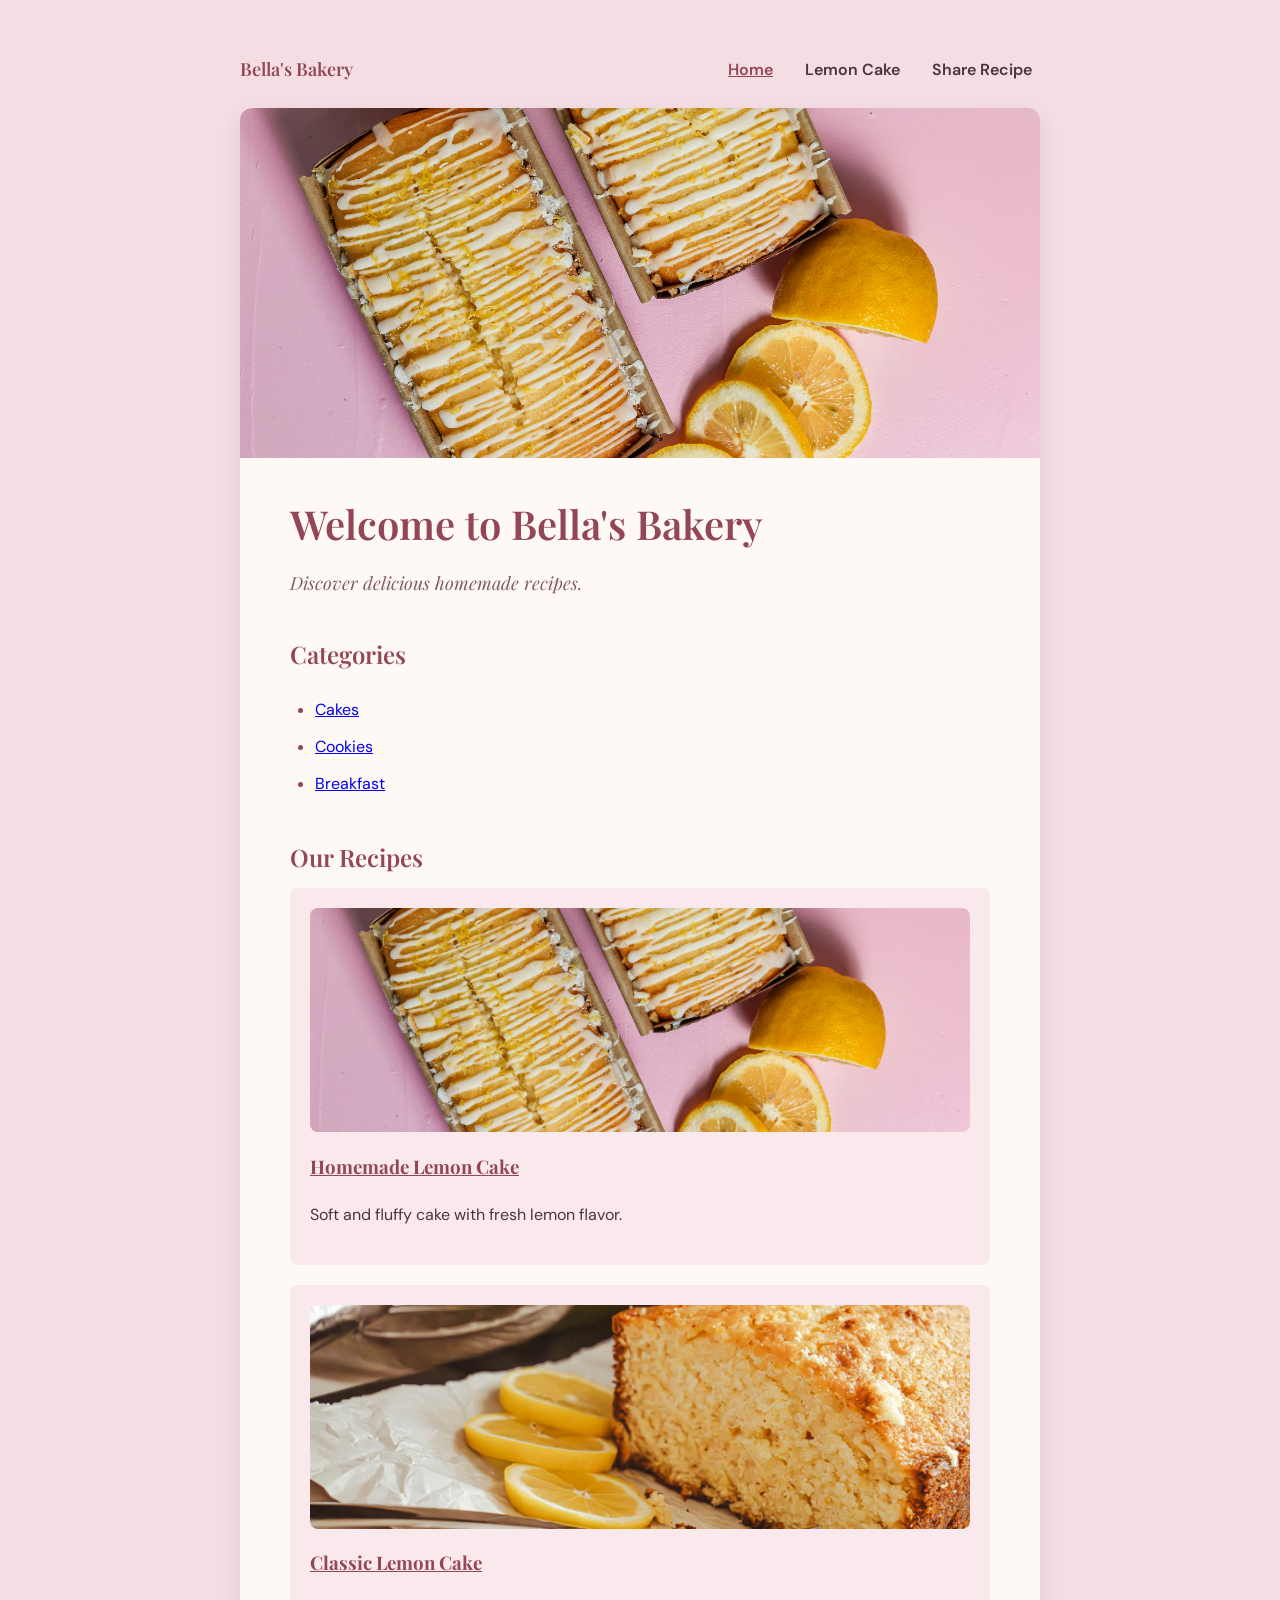
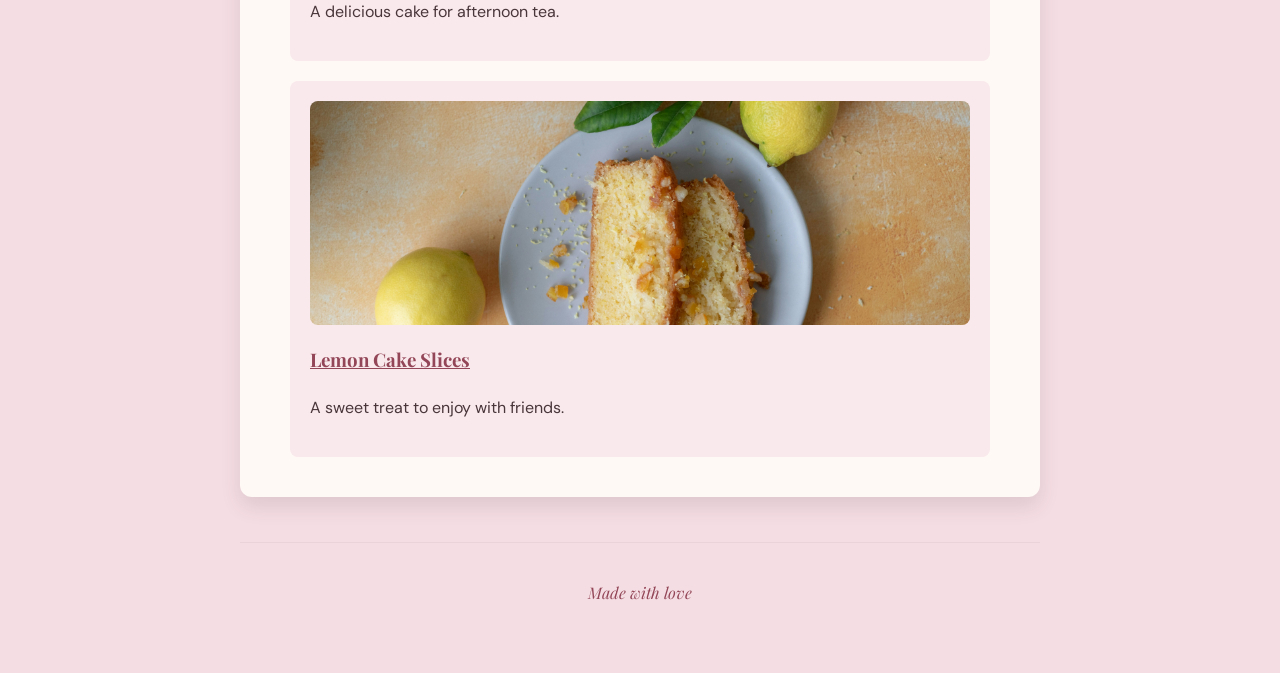
<file: index.html>
<!doctype html>
<html lang="en">
  <head>
    <meta charset="UTF-8" />
    <meta name="viewport" content="width=device-width, initial-scale=1.0" />
    <title>Home | Bella's Bakery</title>
    <link rel="stylesheet" href="style.css" />
  </head>

  <body>
    <header>
      <p>Bella's Bakery</p>

      <nav aria-label="Main navigation">
        <a href="index.html" aria-current="page">Home</a>
        <a href="lemon-cake.html">Lemon Cake</a>
        <a href="#">Share Recipe</a>
      </nav>
    </header>

    <main class="recipe-card">
      <!-- Main image on the homepage -->
      <img
        src="images/lemon-cake-main.jpg"
        alt="Homemade lemon cake with fresh lemon slices"
        class="hero-image"
      />

      <div class="recipe-content">
        <!-- Homepage introduction -->
        <h1>Welcome to Bella's Bakery</h1>
        <p class="subtitle">Discover delicious homemade recipes.</p>

        <!-- Recipe categories -->
        <section>
          <h2>Categories</h2>
          <ul>
            <li><a href="#">Cakes</a></li>
            <li><a href="#">Cookies</a></li>
            <li><a href="#">Breakfast</a></li>
          </ul>
        </section>

        <!-- Recipe cards -->
        <section>
          <h2>Our Recipes</h2>

          <div class="recipe-gallery">
            <!-- First recipe card -->
            <article>
              <a href="lemon-cake.html">
                <img
                  src="images/lemon-cake-main.jpg"
                  alt="Homemade lemon cake with lemon slices"
                />
                <h3>Homemade Lemon Cake</h3>
              </a>
              <p>Soft and fluffy cake with fresh lemon flavor.</p>
            </article>

            <!-- Second recipe card -->
            <article>
              <a href="lemon-cake.html">
                <img
                  src="images/lemon-cake-1.jpg"
                  alt="Golden lemon cake with lemon slices"
                />
                <h3>Classic Lemon Cake</h3>
              </a>
              <p>A delicious cake for afternoon tea.</p>
            </article>

            <!-- Third recipe card -->
            <article>
              <a href="lemon-cake.html">
                <img
                  src="images/lemon-cake-2.jpg"
                  alt="Slices of lemon cake on a blue plate"
                />
                <h3>Lemon Cake Slices</h3>
              </a>
              <p>A sweet treat to enjoy with friends.</p>
            </article>
          </div>
        </section>
      </div>
    </main>

    <footer>
      <p>Made with love</p>
    </footer>
  </body>
</html>
</file>
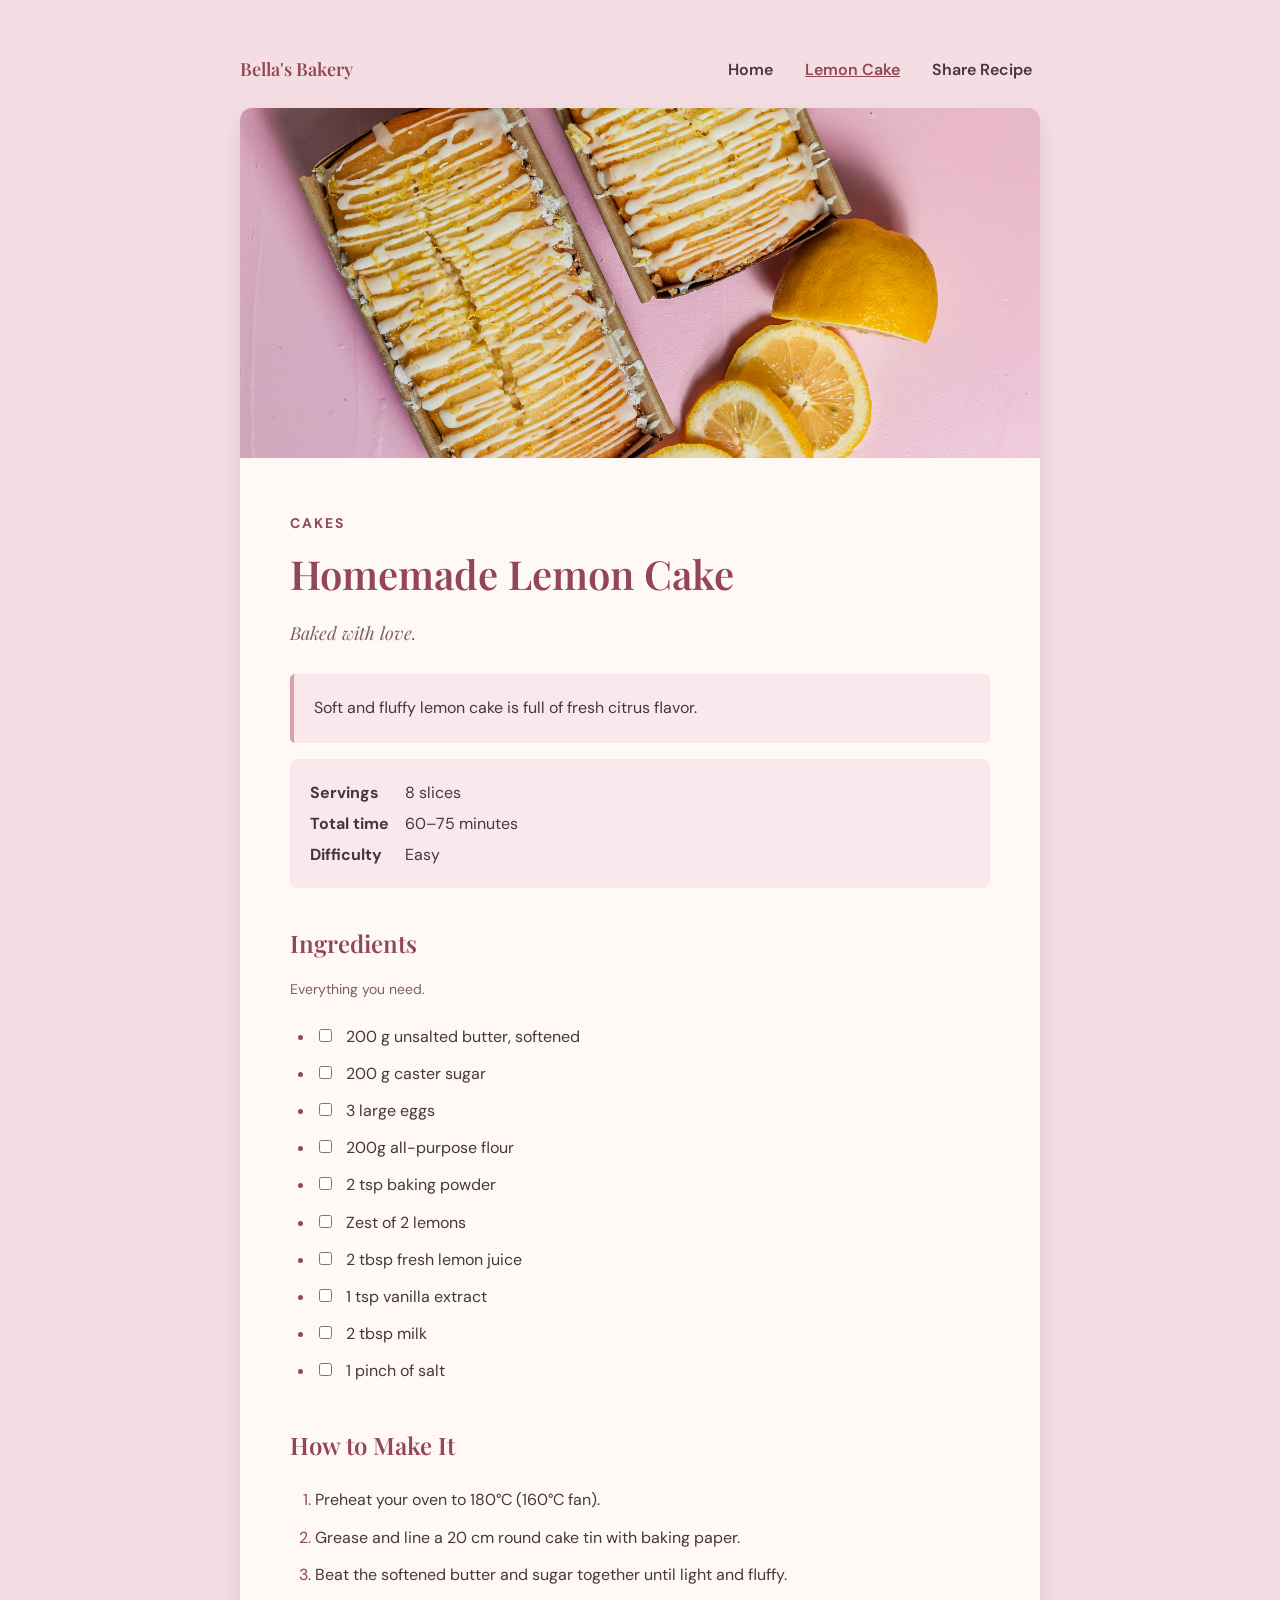
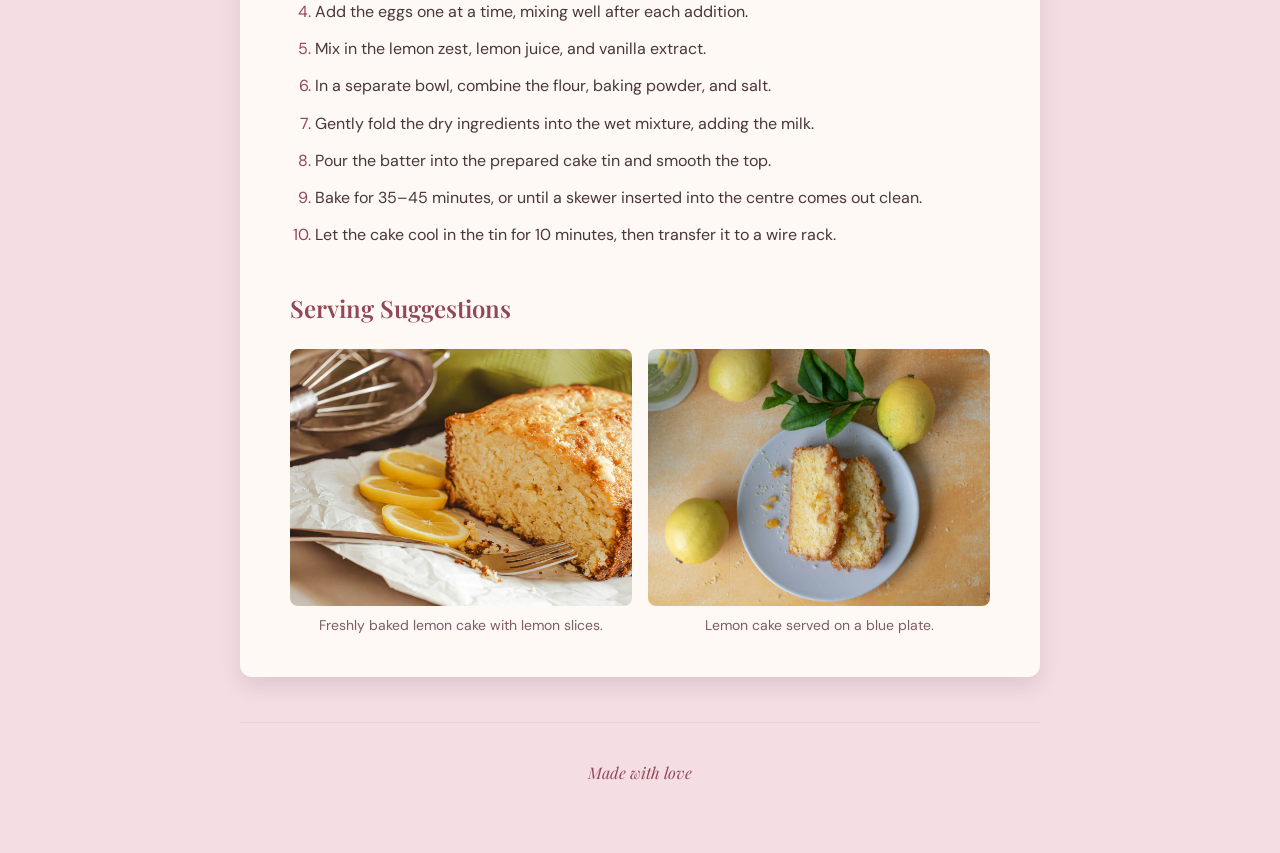
<file: lemon-cake.html>
<!doctype html>
<html lang="en">
  <head>
    <meta charset="UTF-8" />

    <!-- Makes the page work on different screen sizes -->
    <meta name="viewport" content="width=device-width, initial-scale=1.0" />

    <!-- Title shown in the browser tab -->
    <title>Homemade Lemon Cake | Bella's Bakery</title>

    <!-- Connects the HTML file to the CSS file -->
    <link rel="stylesheet" href="style.css" />
  </head>

  <body>
    <!-- I added a header for my bakery name -->
    <header>
      <p>Bella's Bakery</p>

      <nav aria-label="Main navigation">
        <a href="index.html">Home</a>
        <a href="lemon-cake.html" aria-current="page">Lemon Cake</a>
        <a href="#">Share Recipe</a>
      </nav>
    </header>
    <!-- Main container for the recipe -->
    <main class="recipe-card">
      <!-- I added article to group my whole recipe together -->
      <article>
        <!-- Main image at the top of the page -->
        <img
          src="images/lemon-cake-main.jpg"
          alt="Slices of lemon with lemon cake"
          class="hero-image"
        />

        <!-- Container for all recipe text and sections -->
        <div class="recipe-content">
          <!-- Recipe category -->
          <p class="category">Cakes</p>

          <!-- Recipe heading -->
          <h1>Homemade Lemon Cake</h1>

          <!-- Short subtitle -->
          <p class="subtitle">Baked with love.</p>

          <!-- I changed div to p because this is just a paragraph -->
          <p class="intro">
            Soft and fluffy lemon cake is full of fresh citrus flavor.
          </p>
          <!-- I added dl, dt and dd to show the servings, time and difficulty -->
          <dl class="recipe-info">
            <dt>Servings</dt>
            <dd>8 slices</dd>

            <dt>Total time</dt>
            <dd>60–75 minutes</dd>

            <dt>Difficulty</dt>
            <dd>Easy</dd>
          </dl>
          <!-- Ingredients section -->
          <section>
            <h2>Ingredients</h2>

            <!-- Small text below the heading -->
            <p class="section-description">Everything you need.</p>

            <!-- I added checkboxes and labels so people can tick off the ingredients -->

            <ul>
              <li>
                <label>
                  <input type="checkbox" />
                  200 g unsalted butter, softened
                </label>
              </li>

              <li>
                <label>
                  <input type="checkbox" />
                  200 g caster sugar
                </label>
              </li>

              <li>
                <label>
                  <input type="checkbox" />
                  3 large eggs
                </label>
              </li>

              <li>
                <label>
                  <input type="checkbox" />
                  200g all-purpose flour
                </label>
              </li>

              <li>
                <label>
                  <input type="checkbox" />
                  2 tsp baking powder
                </label>
              </li>

              <li>
                <label>
                  <input type="checkbox" />
                  Zest of 2 lemons
                </label>
              </li>

              <li>
                <label>
                  <input type="checkbox" />
                  2 tbsp fresh lemon juice
                </label>
              </li>

              <li>
                <label>
                  <input type="checkbox" />
                  1 tsp vanilla extract
                </label>
              </li>

              <li>
                <label>
                  <input type="checkbox" />
                  2 tbsp milk
                </label>
              </li>

              <li>
                <label>
                  <input type="checkbox" />
                  1 pinch of salt
                </label>
              </li>
            </ul>
          </section>

          <!-- Baking instructions -->
          <section>
            <h2>How to Make It</h2>

            <!-- I kept ol because the baking steps need to be in order -->
            <ol>
              <li>Preheat your oven to 180°C (160°C fan).</li>
              <li>Grease and line a 20 cm round cake tin with baking paper.</li>
              <li>
                Beat the softened butter and sugar together until light and
                fluffy.
              </li>
              <li>
                Add the eggs one at a time, mixing well after each addition.
              </li>
              <li>Mix in the lemon zest, lemon juice, and vanilla extract.</li>
              <li>
                In a separate bowl, combine the flour, baking powder, and salt.
              </li>
              <li>
                Gently fold the dry ingredients into the wet mixture, adding the
                milk.
              </li>
              <li>
                Pour the batter into the prepared cake tin and smooth the top.
              </li>
              <li>
                Bake for 35–45 minutes, or until a skewer inserted into the
                centre comes out clean.
              </li>
              <li>
                Let the cake cool in the tin for 10 minutes, then transfer it to
                a wire rack.
              </li>
            </ol>
          </section>
          <section>
            <h2>Serving Suggestions</h2>

            <!-- Container for the two bottom images -->
            <div class="image-gallery">
              <!-- First gallery image -->
              <!-- I added figure and figcaption to give the image a caption -->
              <figure>
                <img
                  src="images/lemon-cake-1.jpg"
                  alt="Golden lemon cake with lemon slices and a fork beside it"
                />
                <figcaption>
                  Freshly baked lemon cake with lemon slices.
                </figcaption>
              </figure>

              <!-- I also added figure and figcaption for my second image -->
              <figure>
                <img
                  src="images/lemon-cake-2.jpg"
                  alt="Slices of lemon cake on a blue plate"
                />
                <figcaption>Lemon cake served on a blue plate.</figcaption>
              </figure>
            </div>
          </section>
        </div>
      </article>
    </main>

    <!-- I moved the footer outside main because it belongs to the whole website -->
    <footer>
      <p>Made with love</p>
    </footer>
  </body>
</html>
</file>
<file: style.css>
/* Bella's Bakery - Lemon Cake Website */

/* I imported fonts from Google Fonts */
@import url("https://fonts.googleapis.com/css2?family=DM+Sans:wght@400;500;600;700&family=Playfair+Display:wght@400;500;600;700&display=swap");

/* Makes padding and borders part of the element's width */
*,
*::before,
*::after {
  box-sizing: border-box;
}

/* Removes the browser's default space around the page */
body {
  margin: 0;
}

/* Makes images fit inside their containers */
img {
  display: block;
  max-width: 100%;
}

/* I added variables to keep my colors, fonts and spacing in one place */
:root {
  --color-background: #f4dde3;
  --color-card: #fff9f5;
  --color-text: #49363b;
  --color-heading: #934657;
  --color-accent: #934657;
  --color-checked: #665056;
  --color-muted: #7e5c66;
  --color-intro: #f9e9ec;
  --color-border: #d9a0ae;
  --color-footer-border: #ead4d9;
  --color-focus: #713047;

  /* I use this color for the shadow around my recipe card */
  --color-shadow: rgba(73, 54, 59, 0.12);

  --font-body: "DM Sans", sans-serif;
  --font-heading: "Playfair Display", serif;

  --space-small: 0.75rem;
  --space-medium: 1.25rem;
  --space-large: 2.5rem;

  --radius-small: 0.5rem;
  --radius-large: 0.75rem;
}

/* I used my variables for the page colors and fonts */
body {
  padding: 3.125rem 1.25rem;
  background-color: var(--color-background);
  color: var(--color-text);
  font-family: var(--font-body);
  font-size: 1rem;
  line-height: 1.7;
}

/* I styled the header and navigation */
body > header {
  max-width: 50rem;
  margin: 0 auto var(--space-medium);
  display: flex;
  justify-content: space-between;
  align-items: center;
  flex-wrap: wrap;
  gap: 1rem;
}

body > header p {
  margin: 0;
  font-family: var(--font-heading);
  font-size: 1.125rem;
  font-weight: 600;
  color: var(--color-heading);
}
/* I changed my navigation CSS by putting the link styles inside nav.
   I used & for hover, current page and focus styles.
   This keeps my code together and avoids repeating nav a. */
nav {
  display: flex;
  flex-wrap: wrap;
  gap: 0.5rem 1rem;

  a {
    color: var(--color-text);
    text-decoration: none;
    font-weight: 600;
    padding: 0.35rem 0.5rem;
    border-radius: var(--radius-small);

    &:hover {
      background-color: var(--color-card);
      text-decoration: underline;
    }

    &[aria-current="page"] {
      color: var(--color-heading);
      text-decoration: underline;
    }

    &:focus-visible {
      outline: 3px solid var(--color-focus);
      outline-offset: 3px;
    }
  }
}

/* Main recipe card */
.recipe-card {
  max-width: 50rem;
  margin: 0 auto;
  background-color: var(--color-card);
  border-radius: var(--radius-large);
  overflow: hidden;
  box-shadow: 0 0.625rem 1.25rem var(--color-shadow);
}

/* Main lemon cake image */
.hero-image {
  width: 100%;
  height: 21.875rem;
  object-fit: cover;
}

/* Recipe content */
.recipe-content {
  padding: var(--space-large) 3.125rem;
}

/* Recipe category above the title */
.category {
  color: var(--color-accent);
  font-size: 0.875rem;
  font-weight: 700;
  letter-spacing: 0.125rem;
  text-transform: uppercase;
  margin-bottom: var(--space-small);
}

/* Main heading */
h1 {
  font-family: var(--font-heading);
  font-size: 2.5rem;
  font-weight: 600;
  color: var(--color-heading);
  margin: 0 0 0.625rem;
  line-height: 1.3;
}

/* Subtitle: Baked with love */
.subtitle {
  font-family: var(--font-heading);
  font-style: italic;
  font-size: 1.125rem;
  color: var(--color-muted);
  margin-bottom: 1.5625rem;
}

/* Introduction box */
.intro {
  background-color: var(--color-intro);
  padding: var(--space-medium);
  border-left: 4px solid var(--color-border);
  border-radius: 0.3125rem;
  line-height: 1.8;
}

/* I used grid to organize the recipe information into two columns */
.recipe-info {
  display: grid;
  grid-template-columns: max-content auto;
  gap: 0.25rem 1rem;
  padding: var(--space-medium);
  background-color: var(--color-intro);
  border-radius: var(--radius-small);
}

.recipe-info :where(dt) {
  font-weight: 700;
}

.recipe-info dd {
  margin: 0;
}

/* Recipe sections */
section {
  margin-top: 2.1875rem;
}

/* Ingredients and instructions headings */
h2 {
  font-family: var(--font-heading);
  font-size: 1.5rem;
  font-weight: 600;
  color: var(--color-heading);
  margin-bottom: 0.625rem;
}

/* Small description text */
.section-description {
  color: var(--color-muted);
  font-size: 0.875rem;
  margin-bottom: 0.9375rem;
}

/* Ingredients and instructions lists */
/* I used :is() to give both lists the same spacing */
:is(ul, ol) {
  padding-inline-start: 1.5625rem;
}

li {
  padding-block: 0.3125rem;
}

li::marker {
  color: var(--color-accent);
}

/* I added spacing and a pointer for the ingredient checkboxes */
input[type="checkbox"] {
  margin-inline-end: 0.625rem;
  accent-color: var(--color-accent);
  cursor: pointer;
}

label {
  cursor: pointer;
}

/* I used :has() to cross out ingredients that are checked */
li:has(input[type="checkbox"]:checked) label {
  text-decoration: line-through;
  color: var(--color-checked);
}

/* I added a visible outline for keyboard users */
input[type="checkbox"]:focus-visible {
  outline: 3px solid var(--color-focus);
  outline-offset: 3px;
}

/* I updated the gallery because the images are inside figure elements */
.image-gallery {
  display: grid;
  grid-template-columns: repeat(auto-fit, minmax(min(100%, 15rem), 1fr));
  gap: 1rem;
  margin-top: var(--space-medium);
}

.image-gallery figure {
  margin: 0;
  min-width: 0;
}

.image-gallery img {
  width: 100%;
  aspect-ratio: 4 / 3;
  object-fit: cover;
  border-radius: var(--radius-small);
}

.image-gallery figcaption {
  margin-top: 0.5rem;
  color: var(--color-muted);
  font-size: 0.875rem;
  text-align: center;
}

/* I updated the footer to match the width of my website */
footer {
  max-width: 50rem;
  margin: 2.8125rem auto 0;
  padding-top: var(--space-medium);
  border-top: 1px solid var(--color-footer-border);
  text-align: center;
  font-family: var(--font-heading);
  font-style: italic;
  font-size: 1rem;
  color: var(--color-heading);
}

/* I kept a small-screen adjustment for the page spacing */
@media (max-width: 600px) {
  body {
    padding: 1.25rem 0.625rem;
  }

  .hero-image {
    height: 14.375rem;
  }

  .recipe-content {
    padding: 1.5625rem 1.25rem;
  }
}
/* Homepage recipe cards */
.recipe-gallery {
  display: grid;
  gap: var(--space-medium);
}

.recipe-gallery article {
  background-color: var(--color-intro);
  padding: var(--space-medium);
  border-radius: var(--radius-small);
}

.recipe-gallery img {
  width: 100%;
  height: 14rem;
  object-fit: cover;
  border-radius: var(--radius-small);
}

.recipe-gallery a {
  color: var(--color-heading);
}

.recipe-gallery h3 {
  font-family: var(--font-heading);
}
</file>
